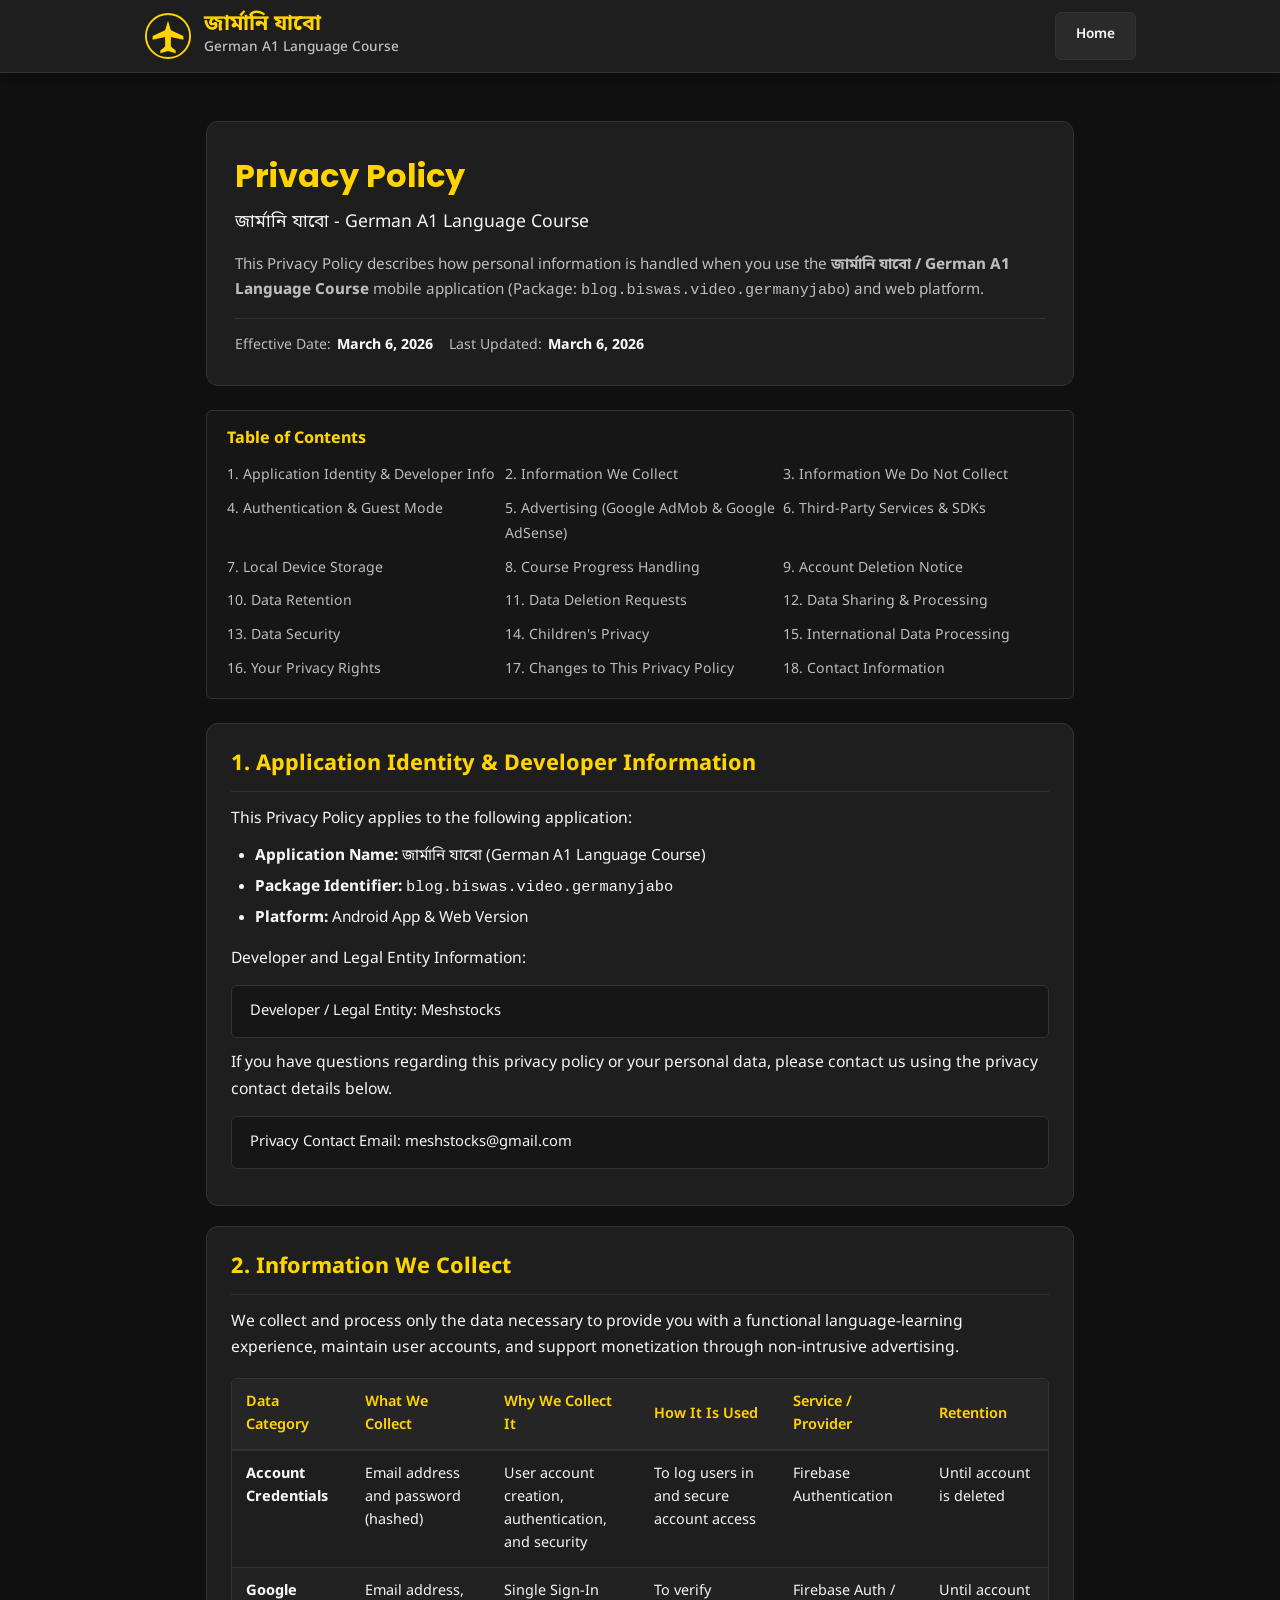
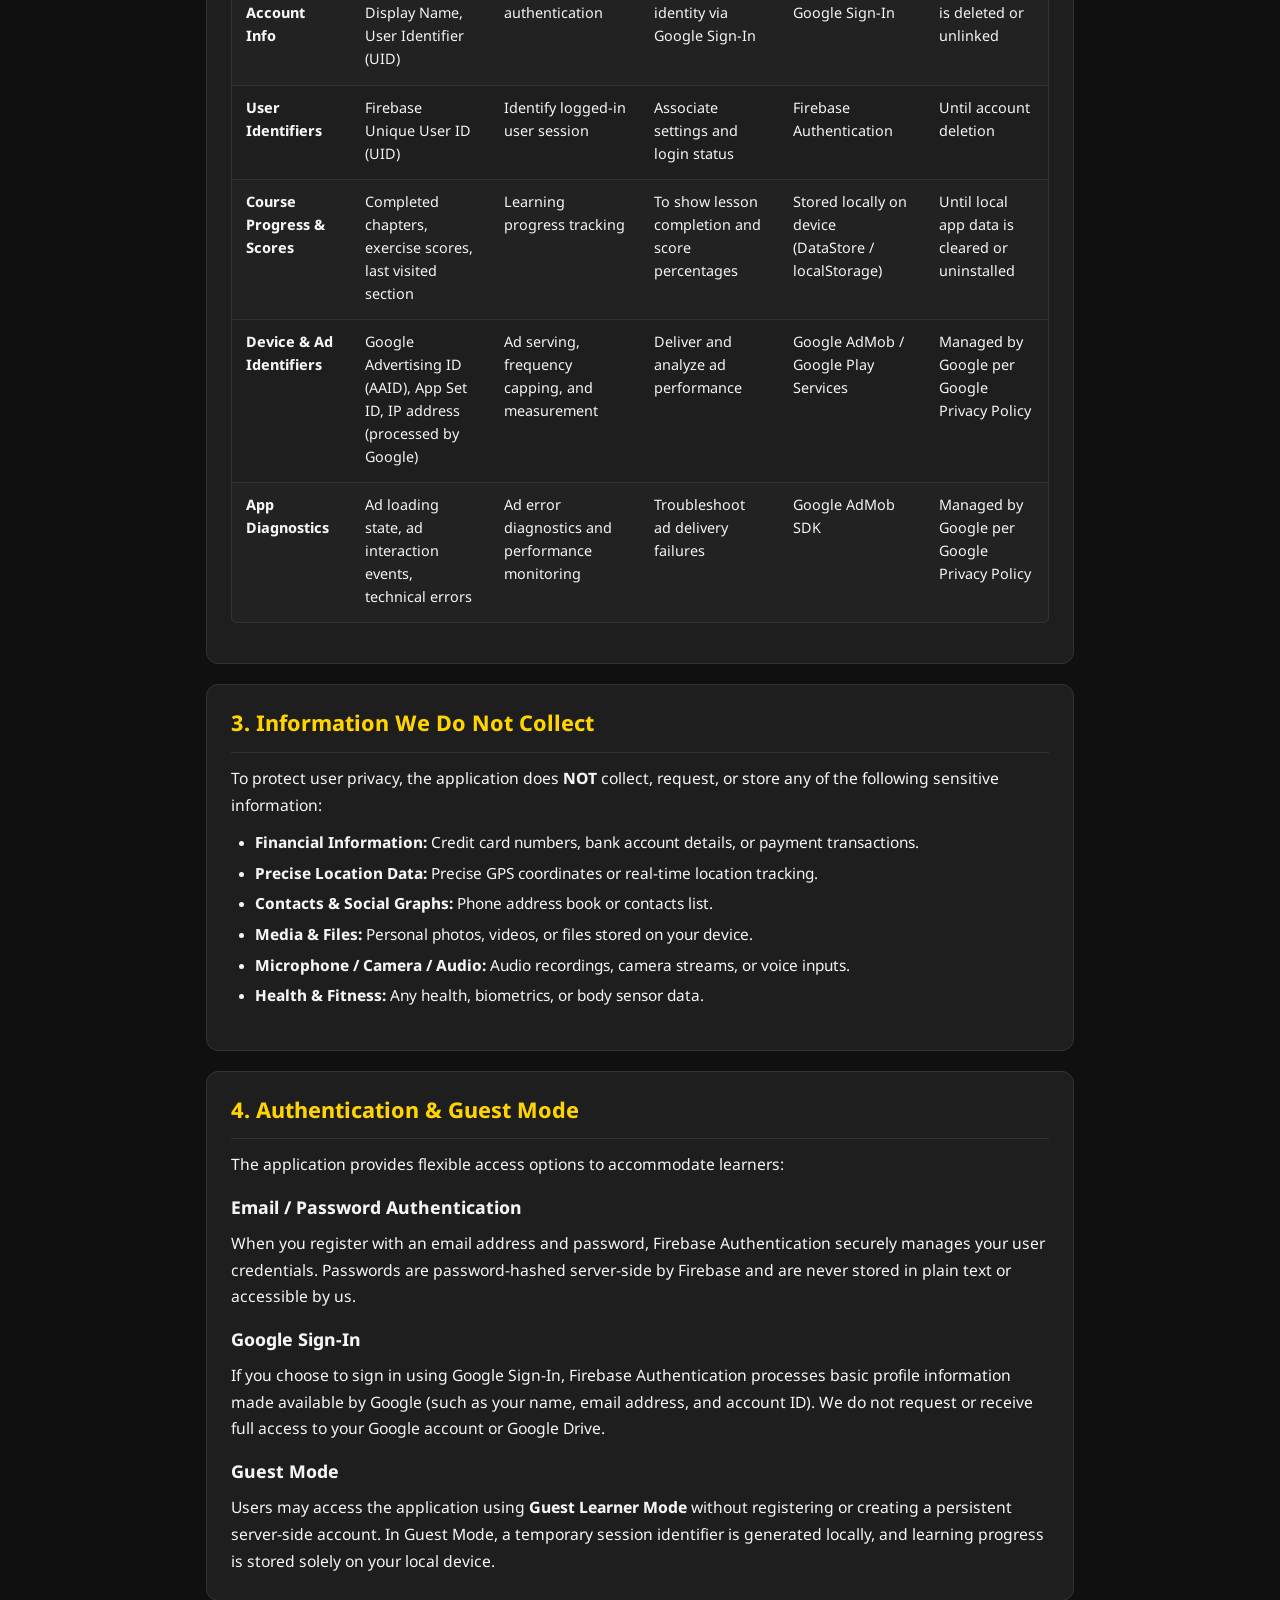
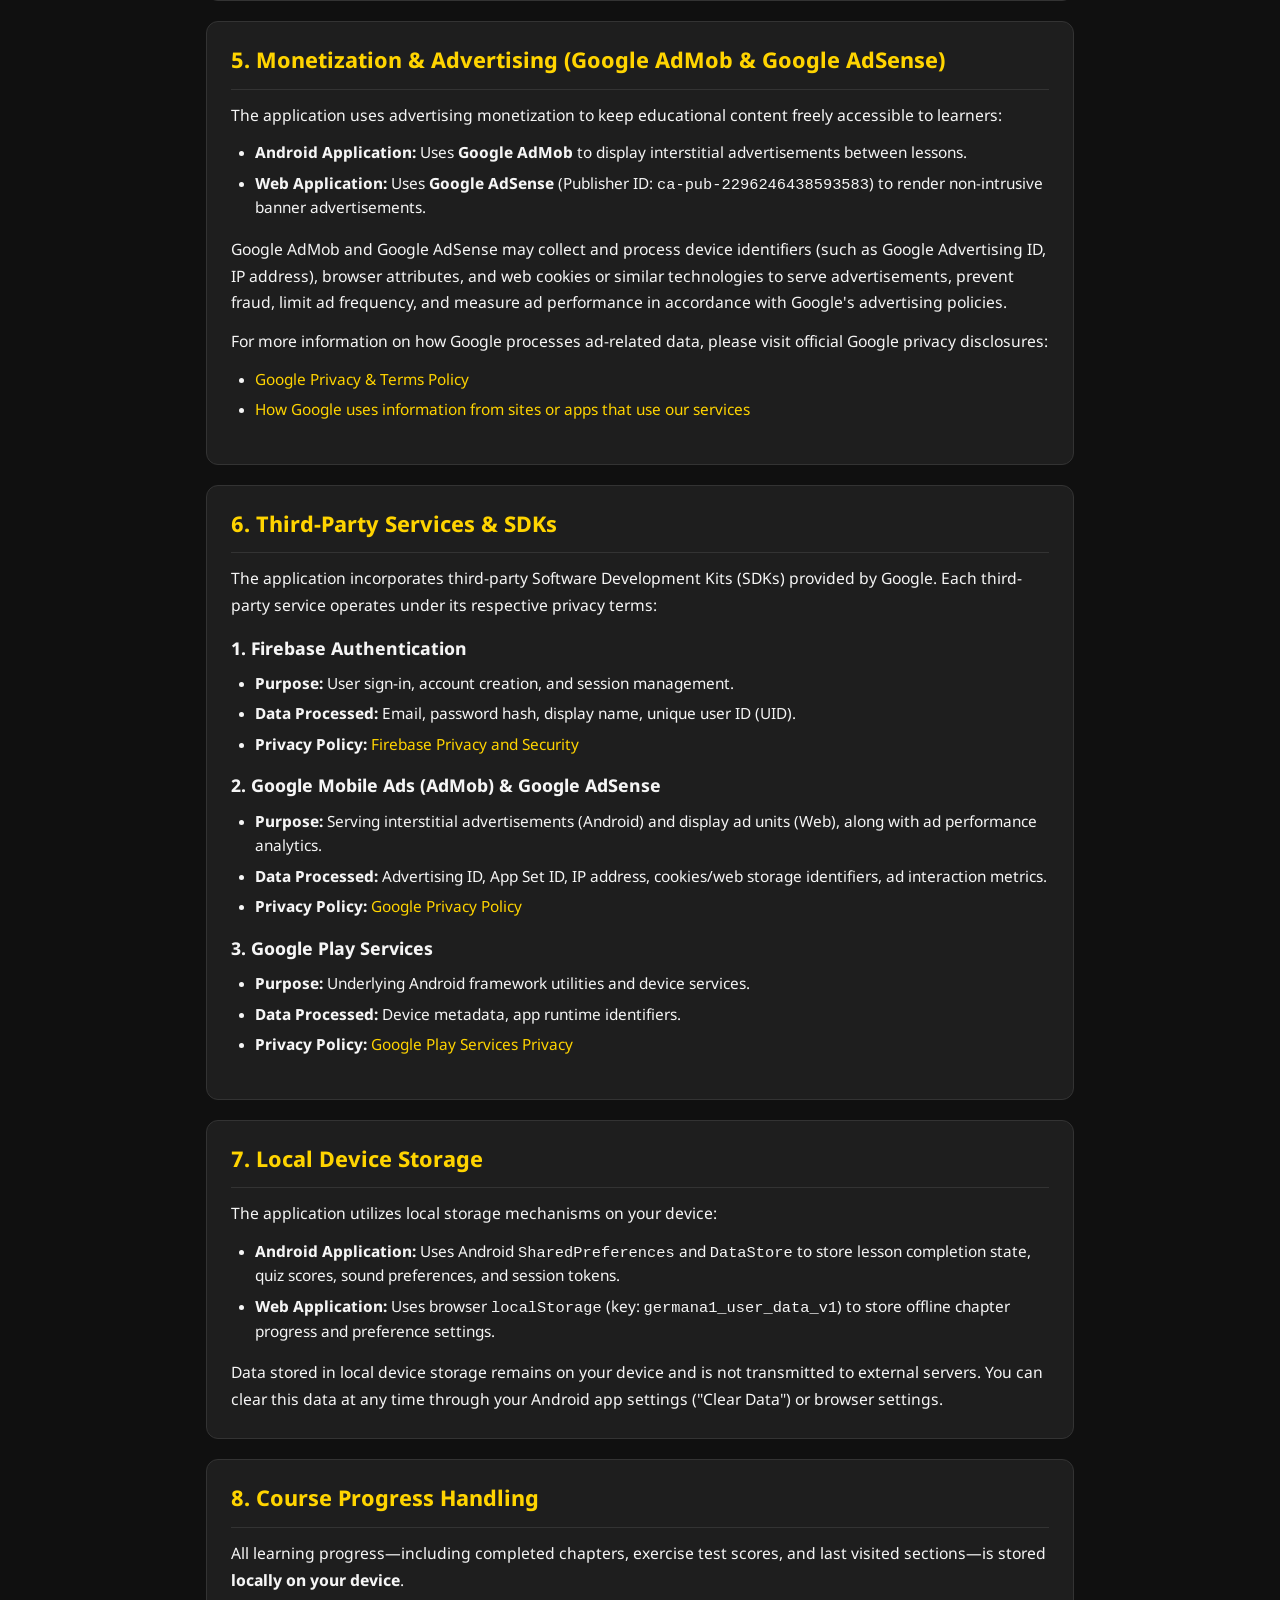
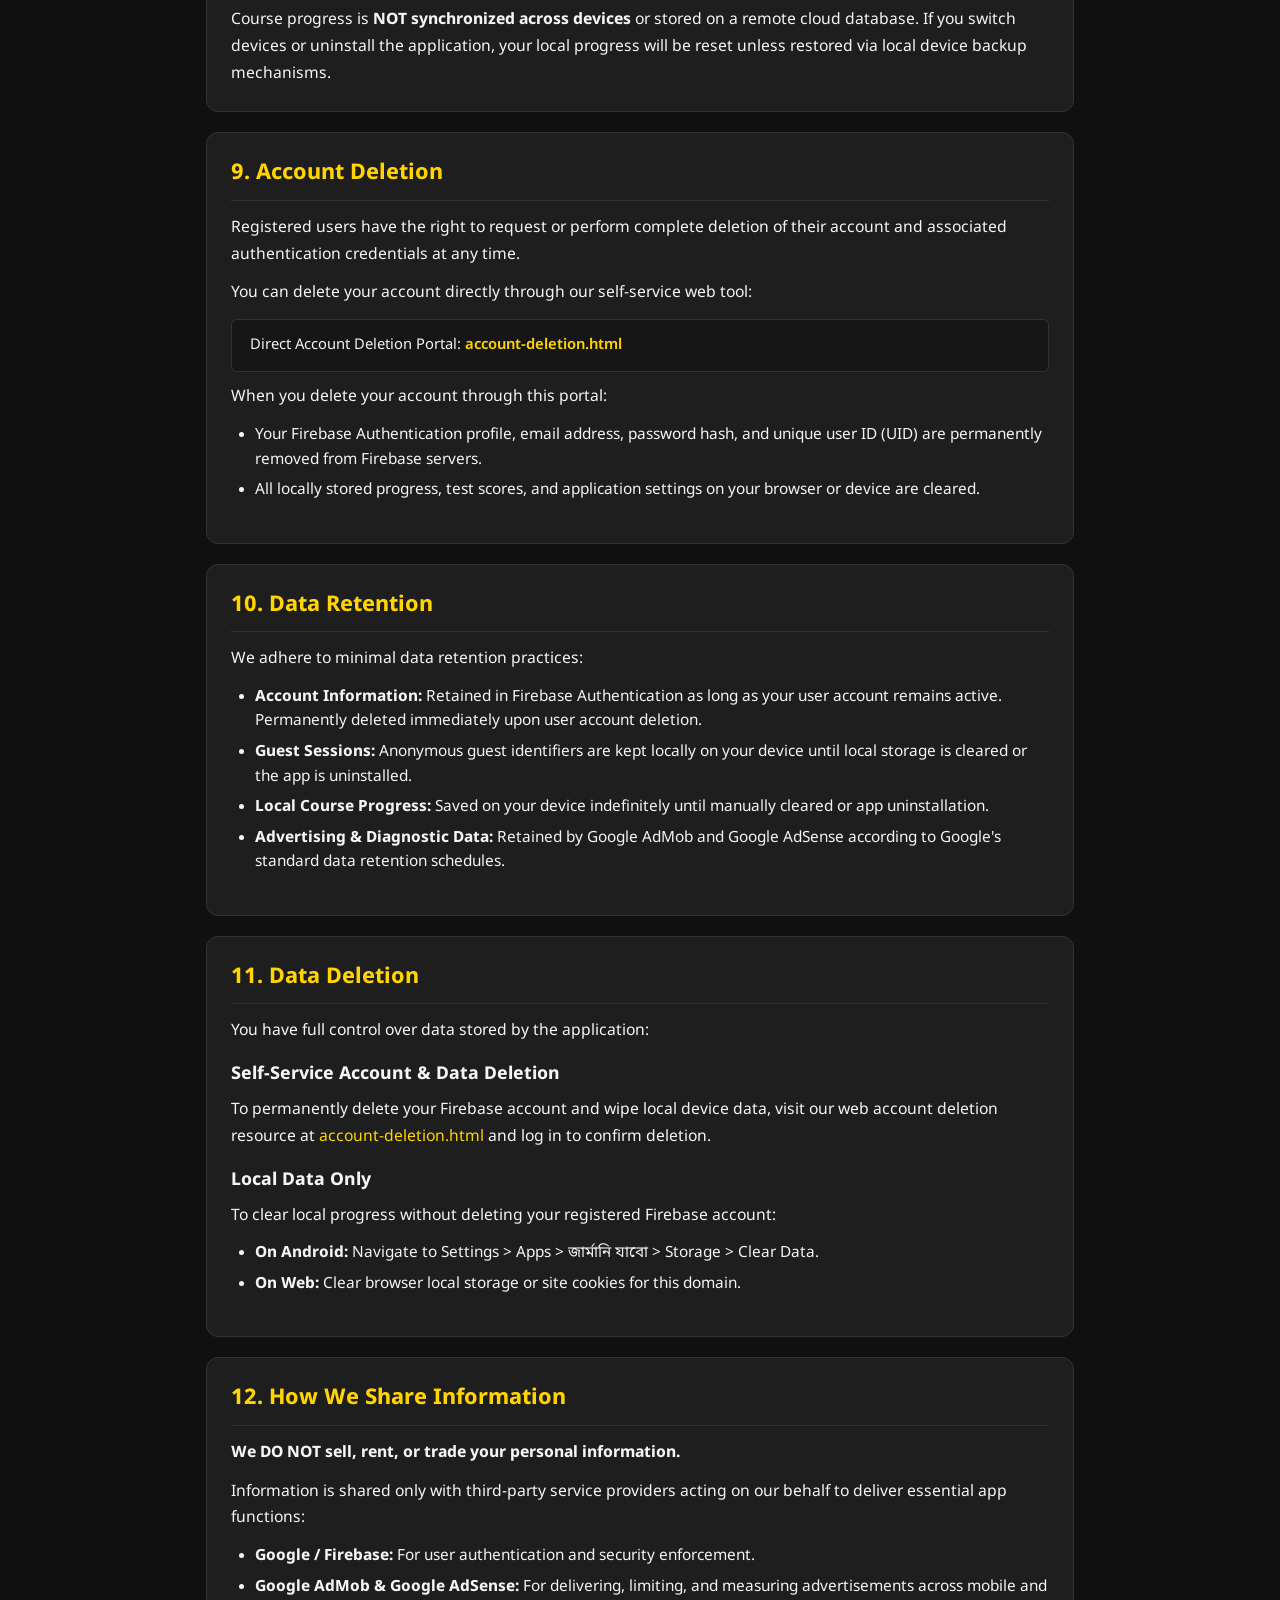
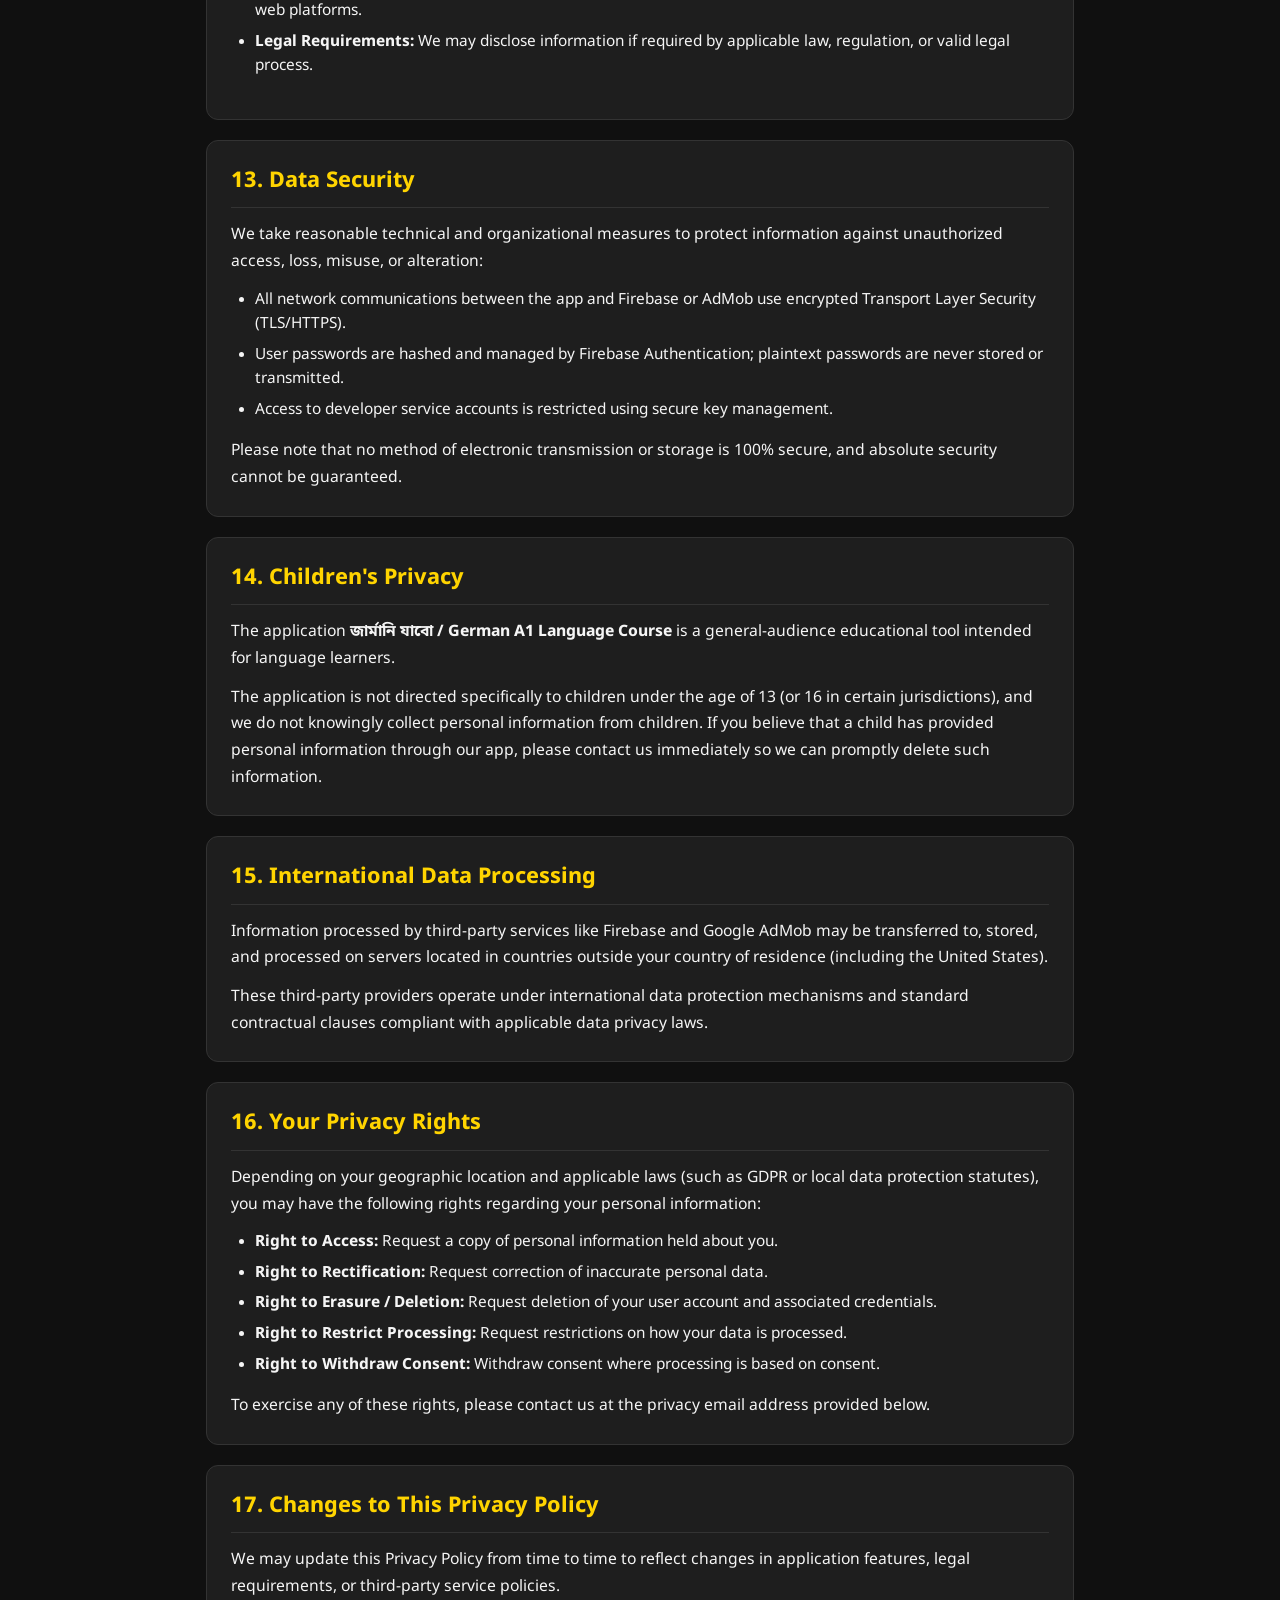
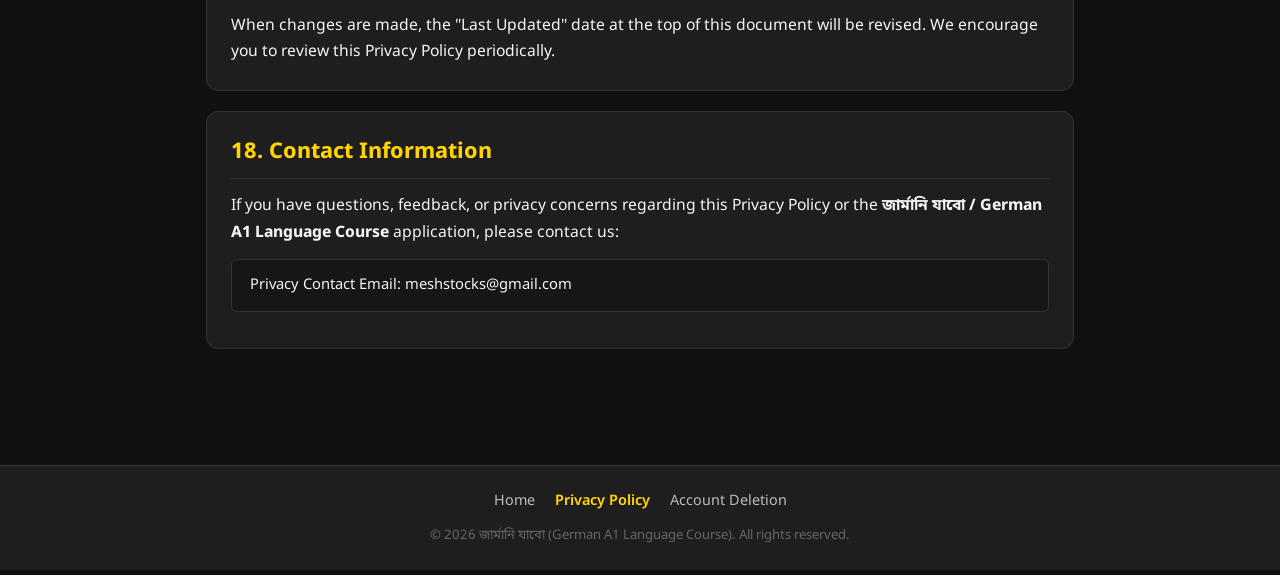
<file: privacy-policy.html>
<!DOCTYPE html>
<html lang="bn">
<head>
  <meta charset="UTF-8">
  <meta name="viewport" content="width=device-width, initial-scale=1.0">
  <title>Privacy Policy - জার্মানি যাবো (German A1 Language Course)</title>
  <meta name="description" content="Privacy Policy for German A1 Language Course (জার্মানি যাবো) Android application and web platform.">

  <!-- Fonts -->
  <link rel="preconnect" href="https://fonts.googleapis.com">
  <link rel="preconnect" href="https://fonts.gstatic.com" crossorigin>
  <link href="https://fonts.googleapis.com/css2?family=Noto+Sans+Bengali:wght@400;500;600;700&family=Poppins:wght@400;500;600;700&display=swap" rel="stylesheet">

  <!-- Styles -->
  <link rel="stylesheet" href="css/style.css">
  <link rel="stylesheet" href="css/components.css">
  <link rel="stylesheet" href="css/responsive.css">

  <style>
    /* Privacy Policy Page Specific Styles */
    .policy-container {
      max-width: 900px;
      margin: 0 auto;
      padding: 24px 16px 48px 16px;
    }

    .policy-header {
      background: var(--surface-color);
      border: 1px solid var(--border-color);
      border-radius: var(--radius-md);
      padding: 28px;
      margin-bottom: 24px;
    }

    .policy-title {
      font-size: 2rem;
      color: var(--accent-yellow);
      margin-bottom: 8px;
      font-family: var(--font-latin);
    }

    .policy-subtitle {
      font-size: 1.1rem;
      color: var(--text-primary);
      margin-bottom: 16px;
    }

    .policy-meta {
      display: flex;
      flex-wrap: wrap;
      gap: 16px;
      font-size: 0.88rem;
      color: var(--text-secondary);
      border-top: 1px solid var(--border-color);
      padding-top: 16px;
    }

    .policy-meta-item {
      display: flex;
      align-items: center;
      gap: 6px;
    }

    .policy-meta-item strong {
      color: var(--text-primary);
    }

    .info-card {
      background: #161616;
      border: 1px solid var(--border-color);
      border-radius: var(--radius-sm);
      padding: 14px 18px;
      margin: 12px 0;
      color: var(--text-primary);
      font-size: 0.92rem;
    }

    .policy-section {
      background: var(--surface-color);
      border: 1px solid var(--border-color);
      border-radius: var(--radius-md);
      padding: 24px;
      margin-bottom: 20px;
    }

    .policy-section h2 {
      font-size: 1.35rem;
      color: var(--accent-yellow);
      margin-bottom: 14px;
      padding-bottom: 8px;
      border-bottom: 1px solid var(--border-color);
    }

    .policy-section h3 {
      font-size: 1.1rem;
      color: var(--text-primary);
      margin: 16px 0 8px 0;
    }

    .policy-section p {
      color: var(--text-primary);
      font-size: 0.98rem;
      line-height: 1.7;
      margin-bottom: 12px;
    }

    .policy-section p:last-child {
      margin-bottom: 0;
    }

    .policy-section ul, .policy-section ol {
      margin: 8px 0 16px 24px;
      color: var(--text-primary);
    }

    .policy-section li {
      margin-bottom: 6px;
      line-height: 1.6;
      font-size: 0.96rem;
    }

    /* Data Table Styling */
    .table-responsive {
      overflow-x: auto;
      margin: 16px 0;
      border-radius: var(--radius-sm);
      border: 1px solid var(--border-color);
    }

    .data-table {
      width: 100%;
      border-collapse: collapse;
      text-align: left;
      font-size: 0.9rem;
      min-width: 650px;
    }

    .data-table th {
      background: #252525;
      color: var(--accent-yellow);
      padding: 12px 14px;
      font-weight: 600;
      border-bottom: 2px solid var(--border-color);
    }

    .data-table td {
      padding: 12px 14px;
      border-bottom: 1px solid var(--border-color);
      color: var(--text-primary);
      vertical-align: top;
    }

    .data-table tr:nth-child(even) {
      background: rgba(255, 255, 255, 0.02);
    }

    .data-table tr:last-child td {
      border-bottom: none;
    }

    .toc-card {
      background: #161616;
      border: 1px solid var(--border-color);
      border-radius: var(--radius-sm);
      padding: 16px 20px;
      margin-bottom: 24px;
    }

    .toc-title {
      font-size: 1rem;
      font-weight: 700;
      color: var(--accent-yellow);
      margin-bottom: 10px;
    }

    .toc-list {
      list-style: none;
      margin: 0;
      padding: 0;
      display: grid;
      grid-template-columns: repeat(auto-fill, minmax(240px, 1fr));
      gap: 8px;
    }

    .toc-list a {
      color: var(--text-secondary);
      font-size: 0.88rem;
      text-decoration: none;
      transition: color 0.2s;
    }

    .toc-list a:hover {
      color: var(--accent-yellow);
    }

    /* Footer styling for static page */
    .site-footer {
      background-color: var(--surface-color);
      border-top: 1px solid var(--border-color);
      padding: 24px 16px;
      margin-top: auto;
      text-align: center;
    }

    .footer-container {
      max-width: var(--max-width-desktop);
      margin: 0 auto;
      display: flex;
      flex-direction: column;
      align-items: center;
      gap: 12px;
    }

    .footer-links {
      display: flex;
      flex-wrap: wrap;
      justify-content: center;
      gap: 20px;
      font-size: 0.9rem;
    }

    .footer-links a {
      color: var(--text-secondary);
      text-decoration: none;
      transition: color 0.2s;
    }

    .footer-links a:hover {
      color: var(--accent-yellow);
    }

    .footer-copy {
      color: var(--text-disabled);
      font-size: 0.82rem;
    }
  </style>
</head>
<body>

  <!-- Static Navigation Header -->
  <header class="app-header">
    <div class="header-container">
      <a href="index.html#/home" class="header-brand">
        <img src="assets/images/logo.svg" alt="জার্মানি যাবো Logo" class="brand-logo" />
        <div class="brand-text">
          <span class="brand-title">জার্মানি যাবো</span>
          <span class="brand-subtitle">German A1 Language Course</span>
        </div>
      </a>

      <div class="header-auth-controls">
        <a href="index.html#/home" class="btn btn-secondary btn-sm">Home</a>
      </div>
    </div>
  </header>

  <!-- Main Content Container -->
  <main class="main-content">
    <div class="policy-container">

      <!-- Document Header -->
      <div class="policy-header">
        <h1 class="policy-title">Privacy Policy</h1>
        <div class="policy-subtitle">জার্মানি যাবো - German A1 Language Course</div>
        <p style="color: var(--text-secondary); font-size: 0.95rem; margin-bottom: 16px;">
          This Privacy Policy describes how personal information is handled when you use the <strong>জার্মানি যাবো / German A1 Language Course</strong> mobile application (Package: <code>blog.biswas.video.germanyjabo</code>) and web platform.
        </p>

        <div class="policy-meta">
          <div class="policy-meta-item">
            <span>Effective Date:</span>
            <strong>March 6, 2026</strong>
          </div>
          <div class="policy-meta-item">
            <span>Last Updated:</span>
            <strong>March 6, 2026</strong>
          </div>
        </div>
      </div>

      <!-- Table of Contents -->
      <div class="toc-card">
        <div class="toc-title">Table of Contents</div>
        <ul class="toc-list">
          <li><a href="#identity">1. Application Identity & Developer Info</a></li>
          <li><a href="#data-collected">2. Information We Collect</a></li>
          <li><a href="#data-not-collected">3. Information We Do Not Collect</a></li>
          <li><a href="#authentication">4. Authentication & Guest Mode</a></li>
          <li><a href="#advertising">5. Advertising (Google AdMob & Google AdSense)</a></li>
          <li><a href="#third-party-sdks">6. Third-Party Services & SDKs</a></li>
          <li><a href="#local-storage">7. Local Device Storage</a></li>
          <li><a href="#course-progress">8. Course Progress Handling</a></li>
          <li><a href="#account-deletion">9. Account Deletion Notice</a></li>
          <li><a href="#data-retention">10. Data Retention</a></li>
          <li><a href="#data-deletion">11. Data Deletion Requests</a></li>
          <li><a href="#data-sharing">12. Data Sharing & Processing</a></li>
          <li><a href="#security">13. Data Security</a></li>
          <li><a href="#children">14. Children's Privacy</a></li>
          <li><a href="#international">15. International Data Processing</a></li>
          <li><a href="#user-rights">16. Your Privacy Rights</a></li>
          <li><a href="#changes">17. Changes to This Privacy Policy</a></li>
          <li><a href="#contact">18. Contact Information</a></li>
        </ul>
      </div>

      <!-- 1. Identity & Developer Info -->
      <section id="identity" class="policy-section">
        <h2>1. Application Identity & Developer Information</h2>
        <p>This Privacy Policy applies to the following application:</p>
        <ul>
          <li><strong>Application Name:</strong> জার্মানি যাবো (German A1 Language Course)</li>
          <li><strong>Package Identifier:</strong> <code>blog.biswas.video.germanyjabo</code></li>
          <li><strong>Platform:</strong> Android App & Web Version</li>
        </ul>
        <p>Developer and Legal Entity Information:</p>
        <div class="info-card">
          Developer / Legal Entity: Meshstocks
        </div>
        <p>
          If you have questions regarding this privacy policy or your personal data, please contact us using the privacy contact details below.
        </p>
        <div class="info-card">
          Privacy Contact Email: meshstocks@gmail.com
        </div>
      </section>

      <!-- 2. Information We Collect -->
      <section id="data-collected" class="policy-section">
        <h2>2. Information We Collect</h2>
        <p>
          We collect and process only the data necessary to provide you with a functional language-learning experience, maintain user accounts, and support monetization through non-intrusive advertising.
        </p>

        <div class="table-responsive">
          <table class="data-table">
            <thead>
              <tr>
                <th>Data Category</th>
                <th>What We Collect</th>
                <th>Why We Collect It</th>
                <th>How It Is Used</th>
                <th>Service / Provider</th>
                <th>Retention</th>
              </tr>
            </thead>
            <tbody>
              <tr>
                <td><strong>Account Credentials</strong></td>
                <td>Email address and password (hashed)</td>
                <td>User account creation, authentication, and security</td>
                <td>To log users in and secure account access</td>
                <td>Firebase Authentication</td>
                <td>Until account is deleted</td>
              </tr>
              <tr>
                <td><strong>Google Account Info</strong></td>
                <td>Email address, Display Name, User Identifier (UID)</td>
                <td>Single Sign-In authentication</td>
                <td>To verify identity via Google Sign-In</td>
                <td>Firebase Auth / Google Sign-In</td>
                <td>Until account is deleted or unlinked</td>
              </tr>
              <tr>
                <td><strong>User Identifiers</strong></td>
                <td>Firebase Unique User ID (UID)</td>
                <td>Identify logged-in user session</td>
                <td>Associate settings and login status</td>
                <td>Firebase Authentication</td>
                <td>Until account deletion</td>
              </tr>
              <tr>
                <td><strong>Course Progress & Scores</strong></td>
                <td>Completed chapters, exercise scores, last visited section</td>
                <td>Learning progress tracking</td>
                <td>To show lesson completion and score percentages</td>
                <td>Stored locally on device (DataStore / localStorage)</td>
                <td>Until local app data is cleared or uninstalled</td>
              </tr>
              <tr>
                <td><strong>Device & Ad Identifiers</strong></td>
                <td>Google Advertising ID (AAID), App Set ID, IP address (processed by Google)</td>
                <td>Ad serving, frequency capping, and measurement</td>
                <td>Deliver and analyze ad performance</td>
                <td>Google AdMob / Google Play Services</td>
                <td>Managed by Google per Google Privacy Policy</td>
              </tr>
              <tr>
                <td><strong>App Diagnostics</strong></td>
                <td>Ad loading state, ad interaction events, technical errors</td>
                <td>Ad error diagnostics and performance monitoring</td>
                <td>Troubleshoot ad delivery failures</td>
                <td>Google AdMob SDK</td>
                <td>Managed by Google per Google Privacy Policy</td>
              </tr>
            </tbody>
          </table>
        </div>
      </section>

      <!-- 3. Information We Do Not Collect -->
      <section id="data-not-collected" class="policy-section">
        <h2>3. Information We Do Not Collect</h2>
        <p>
          To protect user privacy, the application does <strong>NOT</strong> collect, request, or store any of the following sensitive information:
        </p>
        <ul>
          <li><strong>Financial Information:</strong> Credit card numbers, bank account details, or payment transactions.</li>
          <li><strong>Precise Location Data:</strong> Precise GPS coordinates or real-time location tracking.</li>
          <li><strong>Contacts & Social Graphs:</strong> Phone address book or contacts list.</li>
          <li><strong>Media & Files:</strong> Personal photos, videos, or files stored on your device.</li>
          <li><strong>Microphone / Camera / Audio:</strong> Audio recordings, camera streams, or voice inputs.</li>
          <li><strong>Health & Fitness:</strong> Any health, biometrics, or body sensor data.</li>
        </ul>
      </section>

      <!-- 4. Authentication & Guest Mode -->
      <section id="authentication" class="policy-section">
        <h2>4. Authentication & Guest Mode</h2>
        <p>
          The application provides flexible access options to accommodate learners:
        </p>
        <h3>Email / Password Authentication</h3>
        <p>
          When you register with an email address and password, Firebase Authentication securely manages your user credentials. Passwords are password-hashed server-side by Firebase and are never stored in plain text or accessible by us.
        </p>

        <h3>Google Sign-In</h3>
        <p>
          If you choose to sign in using Google Sign-In, Firebase Authentication processes basic profile information made available by Google (such as your name, email address, and account ID). We do not request or receive full access to your Google account or Google Drive.
        </p>

        <h3>Guest Mode</h3>
        <p>
          Users may access the application using <strong>Guest Learner Mode</strong> without registering or creating a persistent server-side account. In Guest Mode, a temporary session identifier is generated locally, and learning progress is stored solely on your local device.
        </p>
      </section>

      <!-- 5. Advertising (Google AdMob & Google AdSense) -->
      <section id="advertising" class="policy-section">
        <h2>5. Monetization & Advertising (Google AdMob & Google AdSense)</h2>
        <p>
          The application uses advertising monetization to keep educational content freely accessible to learners:
        </p>
        <ul>
          <li><strong>Android Application:</strong> Uses <strong>Google AdMob</strong> to display interstitial advertisements between lessons.</li>
          <li><strong>Web Application:</strong> Uses <strong>Google AdSense</strong> (Publisher ID: <code>ca-pub-2296246438593583</code>) to render non-intrusive banner advertisements.</li>
        </ul>
        <p>
          Google AdMob and Google AdSense may collect and process device identifiers (such as Google Advertising ID, IP address), browser attributes, and web cookies or similar technologies to serve advertisements, prevent fraud, limit ad frequency, and measure ad performance in accordance with Google's advertising policies.
        </p>
        <p>
          For more information on how Google processes ad-related data, please visit official Google privacy disclosures:
        </p>
        <ul>
          <li>
            <a href="https://policies.google.com/privacy" target="_blank" rel="noopener noreferrer">Google Privacy & Terms Policy</a>
          </li>
          <li>
            <a href="https://policies.google.com/technologies/ads" target="_blank" rel="noopener noreferrer">How Google uses information from sites or apps that use our services</a>
          </li>
        </ul>
      </section>

      <!-- 6. Third-Party Services & SDKs -->
      <section id="third-party-sdks" class="policy-section">
        <h2>6. Third-Party Services & SDKs</h2>
        <p>
          The application incorporates third-party Software Development Kits (SDKs) provided by Google. Each third-party service operates under its respective privacy terms:
        </p>

        <h3>1. Firebase Authentication</h3>
        <ul>
          <li><strong>Purpose:</strong> User sign-in, account creation, and session management.</li>
          <li><strong>Data Processed:</strong> Email, password hash, display name, unique user ID (UID).</li>
          <li><strong>Privacy Policy:</strong> <a href="https://firebase.google.com/support/privacy" target="_blank" rel="noopener noreferrer">Firebase Privacy and Security</a></li>
        </ul>

        <h3>2. Google Mobile Ads (AdMob) & Google AdSense</h3>
        <ul>
          <li><strong>Purpose:</strong> Serving interstitial advertisements (Android) and display ad units (Web), along with ad performance analytics.</li>
          <li><strong>Data Processed:</strong> Advertising ID, App Set ID, IP address, cookies/web storage identifiers, ad interaction metrics.</li>
          <li><strong>Privacy Policy:</strong> <a href="https://policies.google.com/privacy" target="_blank" rel="noopener noreferrer">Google Privacy Policy</a></li>
        </ul>

        <h3>3. Google Play Services</h3>
        <ul>
          <li><strong>Purpose:</strong> Underlying Android framework utilities and device services.</li>
          <li><strong>Data Processed:</strong> Device metadata, app runtime identifiers.</li>
          <li><strong>Privacy Policy:</strong> <a href="https://policies.google.com/privacy" target="_blank" rel="noopener noreferrer">Google Play Services Privacy</a></li>
        </ul>
      </section>

      <!-- 7. Local Device Storage -->
      <section id="local-storage" class="policy-section">
        <h2>7. Local Device Storage</h2>
        <p>
          The application utilizes local storage mechanisms on your device:
        </p>
        <ul>
          <li><strong>Android Application:</strong> Uses Android <code>SharedPreferences</code> and <code>DataStore</code> to store lesson completion state, quiz scores, sound preferences, and session tokens.</li>
          <li><strong>Web Application:</strong> Uses browser <code>localStorage</code> (key: <code>germana1_user_data_v1</code>) to store offline chapter progress and preference settings.</li>
        </ul>
        <p>
          Data stored in local device storage remains on your device and is not transmitted to external servers. You can clear this data at any time through your Android app settings ("Clear Data") or browser settings.
        </p>
      </section>

      <!-- 8. Course Progress Handling -->
      <section id="course-progress" class="policy-section">
        <h2>8. Course Progress Handling</h2>
        <p>
          All learning progress—including completed chapters, exercise test scores, and last visited sections—is stored <strong>locally on your device</strong>.
        </p>
        <p>
          Course progress is <strong>NOT synchronized across devices</strong> or stored on a remote cloud database. If you switch devices or uninstall the application, your local progress will be reset unless restored via local device backup mechanisms.
        </p>
      </section>

      <!-- 9. Account Deletion Notice -->
      <section id="account-deletion" class="policy-section">
        <h2>9. Account Deletion</h2>
        <p>
          Registered users have the right to request or perform complete deletion of their account and associated authentication credentials at any time.
        </p>
        <p>
          You can delete your account directly through our self-service web tool:
        </p>
        <div class="info-card">
          Direct Account Deletion Portal: <a href="account-deletion.html" style="color: var(--accent-yellow); font-weight: 600;">account-deletion.html</a>
        </div>
        <p>
          When you delete your account through this portal:
        </p>
        <ul>
          <li>Your Firebase Authentication profile, email address, password hash, and unique user ID (UID) are permanently removed from Firebase servers.</li>
          <li>All locally stored progress, test scores, and application settings on your browser or device are cleared.</li>
        </ul>
      </section>

      <!-- 10. Data Retention -->
      <section id="data-retention" class="policy-section">
        <h2>10. Data Retention</h2>
        <p>
          We adhere to minimal data retention practices:
        </p>
        <ul>
          <li><strong>Account Information:</strong> Retained in Firebase Authentication as long as your user account remains active. Permanently deleted immediately upon user account deletion.</li>
          <li><strong>Guest Sessions:</strong> Anonymous guest identifiers are kept locally on your device until local storage is cleared or the app is uninstalled.</li>
          <li><strong>Local Course Progress:</strong> Saved on your device indefinitely until manually cleared or app uninstallation.</li>
          <li><strong>Advertising & Diagnostic Data:</strong> Retained by Google AdMob and Google AdSense according to Google's standard data retention schedules.</li>
        </ul>
      </section>

      <!-- 11. Data Deletion Requests -->
      <section id="data-deletion" class="policy-section">
        <h2>11. Data Deletion</h2>
        <p>
          You have full control over data stored by the application:
        </p>
        <h3>Self-Service Account & Data Deletion</h3>
        <p>
          To permanently delete your Firebase account and wipe local device data, visit our web account deletion resource at <a href="account-deletion.html" style="color: var(--accent-yellow);">account-deletion.html</a> and log in to confirm deletion.
        </p>

        <h3>Local Data Only</h3>
        <p>
          To clear local progress without deleting your registered Firebase account:
        </p>
        <ul>
          <li><strong>On Android:</strong> Navigate to Settings &gt; Apps &gt; জার্মানি যাবো &gt; Storage &gt; Clear Data.</li>
          <li><strong>On Web:</strong> Clear browser local storage or site cookies for this domain.</li>
        </ul>
      </section>

      <!-- 12. Data Sharing & Processing -->
      <section id="data-sharing" class="policy-section">
        <h2>12. How We Share Information</h2>
        <p>
          <strong>We DO NOT sell, rent, or trade your personal information.</strong>
        </p>
        <p>
          Information is shared only with third-party service providers acting on our behalf to deliver essential app functions:
        </p>
        <ul>
          <li><strong>Google / Firebase:</strong> For user authentication and security enforcement.</li>
          <li><strong>Google AdMob & Google AdSense:</strong> For delivering, limiting, and measuring advertisements across mobile and web platforms.</li>
          <li><strong>Legal Requirements:</strong> We may disclose information if required by applicable law, regulation, or valid legal process.</li>
        </ul>
      </section>

      <!-- 13. Data Security -->
      <section id="security" class="policy-section">
        <h2>13. Data Security</h2>
        <p>
          We take reasonable technical and organizational measures to protect information against unauthorized access, loss, misuse, or alteration:
        </p>
        <ul>
          <li>All network communications between the app and Firebase or AdMob use encrypted Transport Layer Security (TLS/HTTPS).</li>
          <li>User passwords are hashed and managed by Firebase Authentication; plaintext passwords are never stored or transmitted.</li>
          <li>Access to developer service accounts is restricted using secure key management.</li>
        </ul>
        <p>
          Please note that no method of electronic transmission or storage is 100% secure, and absolute security cannot be guaranteed.
        </p>
      </section>

      <!-- 14. Children's Privacy -->
      <section id="children" class="policy-section">
        <h2>14. Children's Privacy</h2>
        <p>
          The application <strong>জার্মানি যাবো / German A1 Language Course</strong> is a general-audience educational tool intended for language learners.
        </p>
        <p>
          The application is not directed specifically to children under the age of 13 (or 16 in certain jurisdictions), and we do not knowingly collect personal information from children. If you believe that a child has provided personal information through our app, please contact us immediately so we can promptly delete such information.
        </p>
      </section>

      <!-- 15. International Data Processing -->
      <section id="international" class="policy-section">
        <h2>15. International Data Processing</h2>
        <p>
          Information processed by third-party services like Firebase and Google AdMob may be transferred to, stored, and processed on servers located in countries outside your country of residence (including the United States).
        </p>
        <p>
          These third-party providers operate under international data protection mechanisms and standard contractual clauses compliant with applicable data privacy laws.
        </p>
      </section>

      <!-- 16. Your Privacy Rights -->
      <section id="user-rights" class="policy-section">
        <h2>16. Your Privacy Rights</h2>
        <p>
          Depending on your geographic location and applicable laws (such as GDPR or local data protection statutes), you may have the following rights regarding your personal information:
        </p>
        <ul>
          <li><strong>Right to Access:</strong> Request a copy of personal information held about you.</li>
          <li><strong>Right to Rectification:</strong> Request correction of inaccurate personal data.</li>
          <li><strong>Right to Erasure / Deletion:</strong> Request deletion of your user account and associated credentials.</li>
          <li><strong>Right to Restrict Processing:</strong> Request restrictions on how your data is processed.</li>
          <li><strong>Right to Withdraw Consent:</strong> Withdraw consent where processing is based on consent.</li>
        </ul>
        <p>
          To exercise any of these rights, please contact us at the privacy email address provided below.
        </p>
      </section>

      <!-- 17. Changes to Privacy Policy -->
      <section id="changes" class="policy-section">
        <h2>17. Changes to This Privacy Policy</h2>
        <p>
          We may update this Privacy Policy from time to time to reflect changes in application features, legal requirements, or third-party service policies.
        </p>
        <p>
          When changes are made, the "Last Updated" date at the top of this document will be revised. We encourage you to review this Privacy Policy periodically.
        </p>
      </section>

      <!-- 18. Contact Information -->
      <section id="contact" class="policy-section">
        <h2>18. Contact Information</h2>
        <p>
          If you have questions, feedback, or privacy concerns regarding this Privacy Policy or the <strong>জার্মানি যাবো / German A1 Language Course</strong> application, please contact us:
        </p>
        <div class="info-card">
          Privacy Contact Email: meshstocks@gmail.com
        </div>
      </section>

    </div>
  </main>

  <!-- Static Footer -->
  <footer class="site-footer">
    <div class="footer-container">
      <div class="footer-links">
        <a href="index.html#/home">Home</a>
        <a href="privacy-policy.html" style="color: var(--accent-yellow); font-weight: 600;">Privacy Policy</a>
        <a href="account-deletion.html">Account Deletion</a>
      </div>
      <div class="footer-copy">
        &copy; 2026 জার্মানি যাবো (German A1 Language Course). All rights reserved.
      </div>
    </div>
  </footer>

</body>
</html>
</file>
<file: css/style.css>
/* Root Variables & Reset - German A1 Web App */
:root {
  --bg-color: #101010;
  --surface-color: #1E1E1E;
  --surface-hover: #2A2A2A;
  --text-primary: #F5F5F5;
  --text-secondary: #BDBDBD;
  --text-disabled: #666666;
  --accent-yellow: #FFD400;
  --text-on-yellow: #1A1A1A;
  --accent-red: #E63946;
  --success-color: #2E7D32;
  --border-color: #333333;

  --font-bengali: 'Noto Sans Bengali', sans-serif;
  --font-latin: 'Poppins', system-ui, -apple-system, sans-serif;

  --max-width-mobile: 480px;
  --max-width-tablet: 768px;
  --max-width-desktop: 1024px;
  --radius-sm: 6px;
  --radius-md: 12px;
  --radius-lg: 18px;
  --shadow-sm: 0 2px 8px rgba(0,0,0,0.3);
  --shadow-md: 0 4px 16px rgba(0,0,0,0.4);
}

*, *::before, *::after {
  box-sizing: border-box;
  margin: 0;
  padding: 0;
}

body {
  background-color: var(--bg-color);
  color: var(--text-primary);
  font-family: var(--font-bengali), var(--font-latin);
  line-height: 1.6;
  min-height: 100vh;
  display: flex;
  flex-direction: column;
  -webkit-font-smoothing: antialiased;
}

#app {
  display: flex;
  flex-direction: column;
  min-height: 100vh;
  width: 100%;
}

a {
  color: var(--accent-yellow);
  text-decoration: none;
}

button {
  font-family: inherit;
  cursor: pointer;
  border: none;
  background: none;
}

/* Base Layout Container */
.container {
  width: 100%;
  max-width: var(--max-width-desktop);
  margin: 0 auto;
  padding: 0 16px;
}

.main-content {
  flex: 1;
  padding-top: 16px;
  padding-bottom: 32px;
}
</file>
<file: css/components.css>
/* Component Styles for German A1 App */

/* Header & Top Bar */
.app-header {
  background-color: var(--surface-color);
  border-bottom: 1px solid var(--border-color);
  position: sticky;
  top: 0;
  z-index: 100;
  box-shadow: var(--shadow-sm);
}

.header-container {
  display: flex;
  align-items: center;
  justify-content: space-between;
  height: 64px;
  padding: 0 16px;
  max-width: var(--max-width-desktop);
  margin: 0 auto;
}

.header-brand {
  display: flex;
  align-items: center;
  gap: 12px;
  text-decoration: none;
}

.brand-logo {
  width: 40px;
  height: 40px;
  flex-shrink: 0;
}

.brand-text {
  display: flex;
  flex-direction: column;
}

.brand-title {
  color: var(--accent-yellow);
  font-size: 1.2rem;
  font-weight: 700;
  line-height: 1.2;
}

.brand-subtitle {
  color: var(--text-secondary);
  font-size: 0.75rem;
  font-weight: 500;
}

.nav-back-btn {
  display: flex;
  align-items: center;
  gap: 6px;
  color: var(--text-primary);
  background: var(--surface-hover);
  padding: 8px 12px;
  border-radius: var(--radius-sm);
  font-weight: 500;
  font-size: 0.9rem;
  transition: background 0.2s;
}

.nav-back-btn:hover {
  background: #333;
}

.header-auth-controls {
  display: flex;
  align-items: center;
  gap: 12px;
}

.user-badge {
  display: flex;
  align-items: center;
  gap: 8px;
  font-size: 0.85rem;
  color: var(--text-secondary);
  background: var(--surface-hover);
  padding: 4px 10px;
  border-radius: var(--radius-sm);
}

.btn-sm {
  padding: 6px 12px;
  font-size: 0.85rem;
  border-radius: var(--radius-sm);
}

/* Cards & Surfaces */
.card {
  background-color: var(--surface-color);
  border: 1px solid var(--border-color);
  border-radius: var(--radius-md);
  padding: 20px;
  margin-bottom: 16px;
  box-shadow: var(--shadow-sm);
}

.card-interactive {
  transition: transform 0.2s, border-color 0.2s, box-shadow 0.2s;
  cursor: pointer;
}

.card-interactive:hover {
  transform: translateY(-2px);
  border-color: var(--accent-yellow);
  box-shadow: var(--shadow-md);
}

/* Progress Bar */
.progress-container {
  width: 100%;
  background: #2A2A2A;
  border-radius: 8px;
  height: 10px;
  overflow: hidden;
  margin: 12px 0;
}

.progress-bar-fill {
  height: 100%;
  background: var(--accent-yellow);
  width: 0%;
  transition: width 0.3s ease;
}

/* Buttons */
.btn {
  display: inline-flex;
  align-items: center;
  justify-content: center;
  gap: 8px;
  padding: 12px 20px;
  border-radius: var(--radius-sm);
  font-weight: 600;
  text-align: center;
  transition: all 0.2s;
  min-height: 44px;
}

.btn-primary {
  background-color: var(--accent-yellow);
  color: var(--text-on-yellow);
}

.btn-primary:hover {
  background-color: #E6BE00;
}

.btn-secondary {
  background-color: var(--surface-hover);
  color: var(--text-primary);
  border: 1px solid var(--border-color);
}

.btn-secondary:hover {
  background-color: #333333;
}

.btn-danger {
  background-color: var(--accent-red);
  color: #FFFFFF;
}

/* Tabs */
.tabs-nav {
  display: flex;
  background: var(--surface-color);
  border-bottom: 1px solid var(--border-color);
  overflow-x: auto;
  scrollbar-width: none; /* Firefox */
  -ms-overflow-style: none; /* IE 10+ */
}

.tabs-nav::-webkit-scrollbar {
  display: none; /* Chrome/Safari */
}

.tab-btn {
  padding: 14px 20px;
  color: var(--text-secondary);
  font-weight: 600;
  font-size: 0.95rem;
  border-bottom: 3px solid transparent;
  white-space: nowrap;
  transition: color 0.2s, border-color 0.2s;
}

.tab-btn:hover {
  color: var(--text-primary);
}

.tab-btn.active {
  color: var(--accent-yellow);
  border-bottom-color: var(--accent-yellow);
}

/* Lesson Cards & Content */
.chapter-grid {
  display: grid;
  grid-template-columns: 1fr;
  gap: 16px;
  margin-top: 20px;
}

.chapter-number {
  color: var(--accent-yellow);
  font-size: 0.85rem;
  font-weight: 700;
  text-transform: uppercase;
  letter-spacing: 0.5px;
}

.chapter-title-de {
  font-size: 1.25rem;
  font-weight: 700;
  color: var(--text-primary);
  margin-top: 2px;
}

.chapter-title-bn {
  font-size: 1.1rem;
  color: var(--text-secondary);
  margin-bottom: 8px;
}

/* Vocabulary List */
.vocab-card {
  background: var(--surface-color);
  border-left: 4px solid var(--accent-yellow);
  border-radius: var(--radius-sm);
  padding: 16px;
  margin-bottom: 12px;
}

.vocab-de {
  font-size: 1.2rem;
  font-weight: 700;
  color: var(--accent-yellow);
}

.vocab-bn {
  font-size: 1.05rem;
  color: var(--text-primary);
  margin-top: 4px;
}

.vocab-example {
  font-size: 0.9rem;
  color: var(--text-secondary);
  margin-top: 6px;
  font-style: italic;
  padding-top: 6px;
  border-top: 1px dashed var(--border-color);
}

/* Grammar Block */
.grammar-block {
  background: var(--surface-color);
  padding: 20px;
  border-radius: var(--radius-md);
  margin-bottom: 16px;
  border: 1px solid var(--border-color);
}

.grammar-title {
  font-size: 1.25rem;
  color: var(--accent-yellow);
  margin-bottom: 10px;
}

.grammar-explanation {
  color: var(--text-primary);
  font-size: 1rem;
  margin-bottom: 14px;
  line-height: 1.7;
}

.example-box {
  background: #141414;
  padding: 12px 16px;
  border-radius: var(--radius-sm);
  margin-top: 8px;
  border-left: 3px solid var(--accent-yellow);
}

.example-de {
  font-weight: 600;
  color: var(--text-primary);
}

.example-bn {
  color: var(--text-secondary);
  font-size: 0.9rem;
}

/* Dialogue Bubble */
.dialogue-container {
  display: flex;
  flex-direction: column;
  gap: 12px;
}

.dialogue-bubble {
  background: var(--surface-color);
  padding: 14px 18px;
  border-radius: var(--radius-md);
  max-width: 85%;
  border: 1px solid var(--border-color);
}

.dialogue-bubble.speaker-a {
  align-self: flex-start;
  border-left: 4px solid var(--accent-yellow);
}

.dialogue-bubble.speaker-b {
  align-self: flex-end;
  background: #252525;
  border-right: 4px solid var(--text-primary);
}

.dialogue-speaker {
  font-size: 0.8rem;
  font-weight: 700;
  color: var(--accent-yellow);
  margin-bottom: 4px;
}

.dialogue-de {
  font-size: 1.05rem;
  font-weight: 600;
  color: var(--text-primary);
}

.dialogue-bn {
  font-size: 0.95rem;
  color: var(--text-secondary);
  margin-top: 4px;
}

/* Exercises UI */
.exercise-card {
  background: var(--surface-color);
  border-radius: var(--radius-md);
  padding: 24px;
  border: 1px solid var(--border-color);
}

.exercise-question {
  font-size: 1.2rem;
  font-weight: 600;
  color: var(--text-primary);
  margin-bottom: 20px;
}

.options-grid {
  display: flex;
  flex-direction: column;
  gap: 10px;
  margin-bottom: 20px;
}

.option-btn {
  padding: 14px 18px;
  border-radius: var(--radius-sm);
  background: var(--surface-hover);
  color: var(--text-primary);
  border: 1px solid var(--border-color);
  text-align: left;
  font-size: 1rem;
  transition: all 0.2s;
  min-height: 48px;
}

.option-btn:hover {
  background: #333333;
}

.option-btn.selected {
  border-color: var(--accent-yellow);
  background: #2A2500;
}

.option-btn.correct {
  background: #123815;
  border-color: var(--success-color);
  color: #81C784;
}

.option-btn.incorrect {
  background: #3B1215;
  border-color: var(--accent-red);
  color: #E57373;
}

.exercise-feedback {
  padding: 14px;
  border-radius: var(--radius-sm);
  margin-bottom: 20px;
  font-weight: 600;
}

.feedback-correct {
  background: #123815;
  color: #81C784;
  border: 1px solid var(--success-color);
}

.feedback-incorrect {
  background: #3B1215;
  color: #E57373;
  border: 1px solid var(--accent-red);
}

.input-exercise {
  width: 100%;
  padding: 14px;
  background: #141414;
  border: 1px solid var(--border-color);
  border-radius: var(--radius-sm);
  color: var(--text-primary);
  font-size: 1.05rem;
  margin-bottom: 20px;
}

.input-exercise:focus {
  outline: none;
  border-color: var(--accent-yellow);
}

/* Site Footer */
.site-footer {
  background-color: var(--surface-color);
  border-top: 1px solid var(--border-color);
  padding: 24px 16px;
  margin-top: auto;
  text-align: center;
}

.footer-container {
  max-width: var(--max-width-desktop);
  margin: 0 auto;
  display: flex;
  flex-direction: column;
  align-items: center;
  gap: 12px;
}

.footer-links {
  display: flex;
  flex-wrap: wrap;
  justify-content: center;
  gap: 20px;
  font-size: 0.9rem;
}

.footer-links a {
  color: var(--text-secondary);
  text-decoration: none;
  transition: color 0.2s;
}

.footer-links a:hover {
  color: var(--accent-yellow);
}

.footer-copy {
  color: var(--text-disabled);
  font-size: 0.82rem;
}

/* Ad Placement Wrapper */
.ad-container {
  width: 100%;
  margin: 20px 0;
  padding: 12px;
  background-color: var(--surface-color);
  border: 1px solid var(--border-color);
  border-radius: var(--radius-md);
  box-shadow: var(--shadow-sm);
  text-align: center;
  overflow: hidden;
  box-sizing: border-box;
}

.ad-container ins.adsbygoogle {
  margin: 0 auto;
}
</file>
<file: css/responsive.css>
/* Responsive Breakpoints & Adaptations */

/* Mobile Phones (Up to 480px) */
@media (max-width: 480px) {
  .header-container {
    padding: 0 12px;
  }

  .brand-title {
    font-size: 1.05rem;
  }

  .brand-subtitle {
    font-size: 0.7rem;
  }

  .chapter-grid {
    grid-template-columns: 1fr;
  }

  .tab-btn {
    padding: 12px 14px;
    font-size: 0.85rem;
  }

  .dialogue-bubble {
    max-width: 95%;
  }

  .btn {
    width: 100%;
  }
}

/* Tablets (768px and up) */
@media (min-width: 768px) {
  .chapter-grid {
    grid-template-columns: repeat(2, 1fr);
    gap: 20px;
  }

  .main-content {
    padding-top: 24px;
    padding-bottom: 48px;
  }

  .btn {
    width: auto;
  }
}

/* Desktop & Laptops (1024px and up) */
@media (min-width: 1024px) {
  .chapter-grid {
    grid-template-columns: repeat(3, 1fr);
    gap: 24px;
  }

  .header-container {
    height: 72px;
  }

  .brand-title {
    font-size: 1.35rem;
  }

  .brand-subtitle {
    font-size: 0.85rem;
  }

  .brand-logo {
    width: 48px;
    height: 48px;
  }
}

/* Large Screens (1440px and up) */
@media (min-width: 1440px) {
  .container {
    max-width: 1200px;
  }
}
</file>
